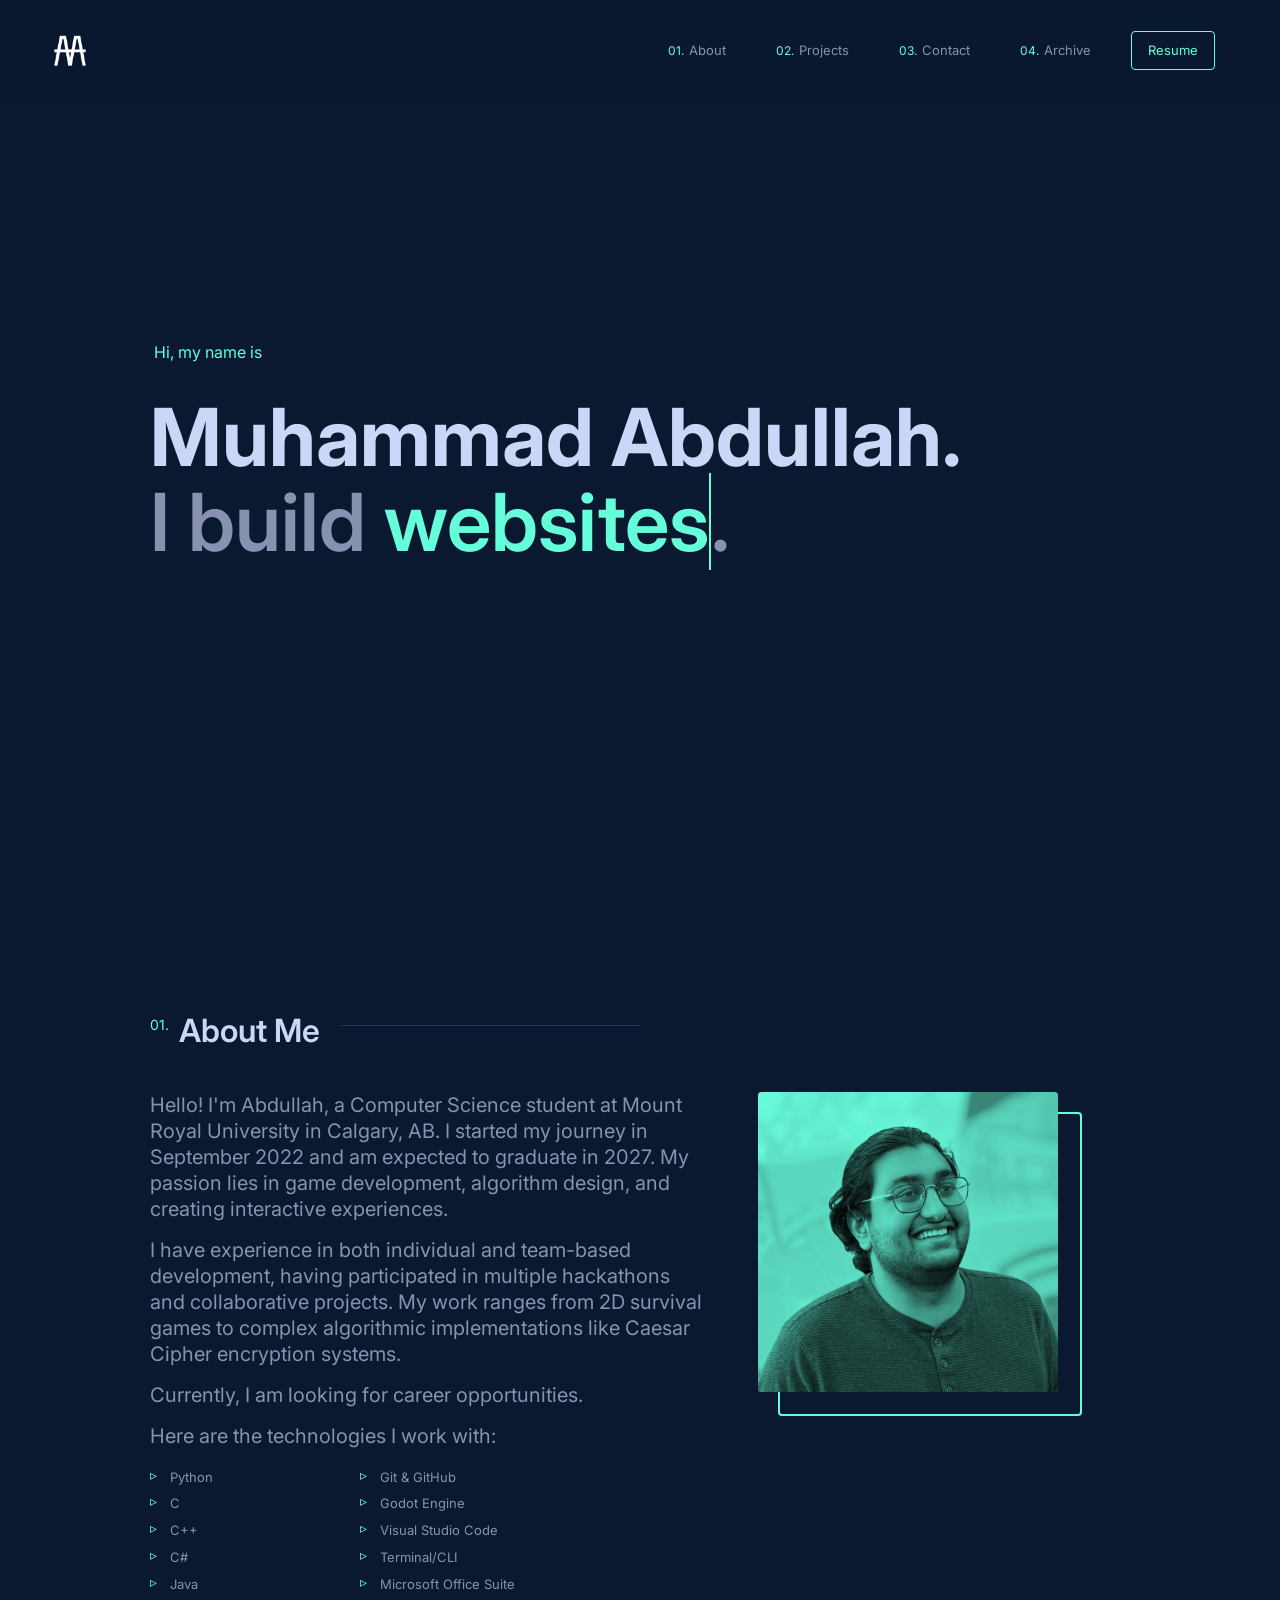
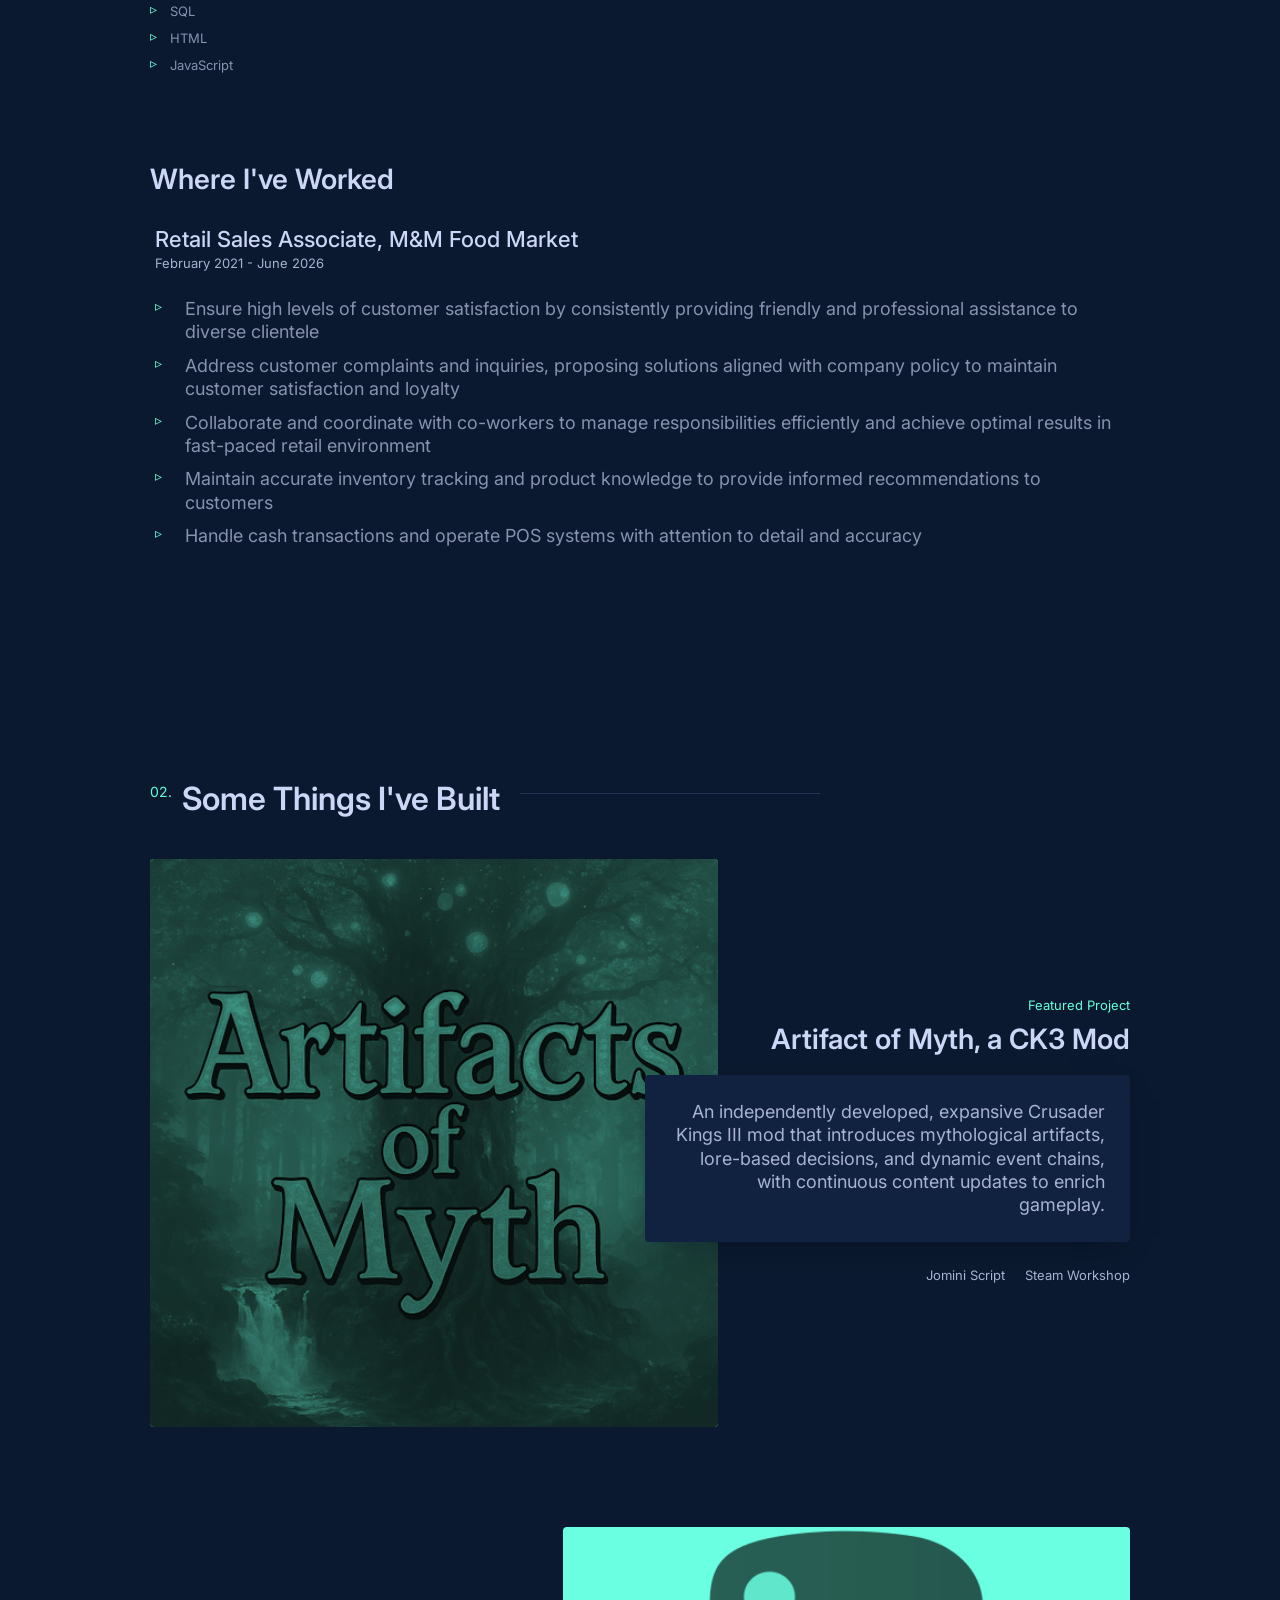
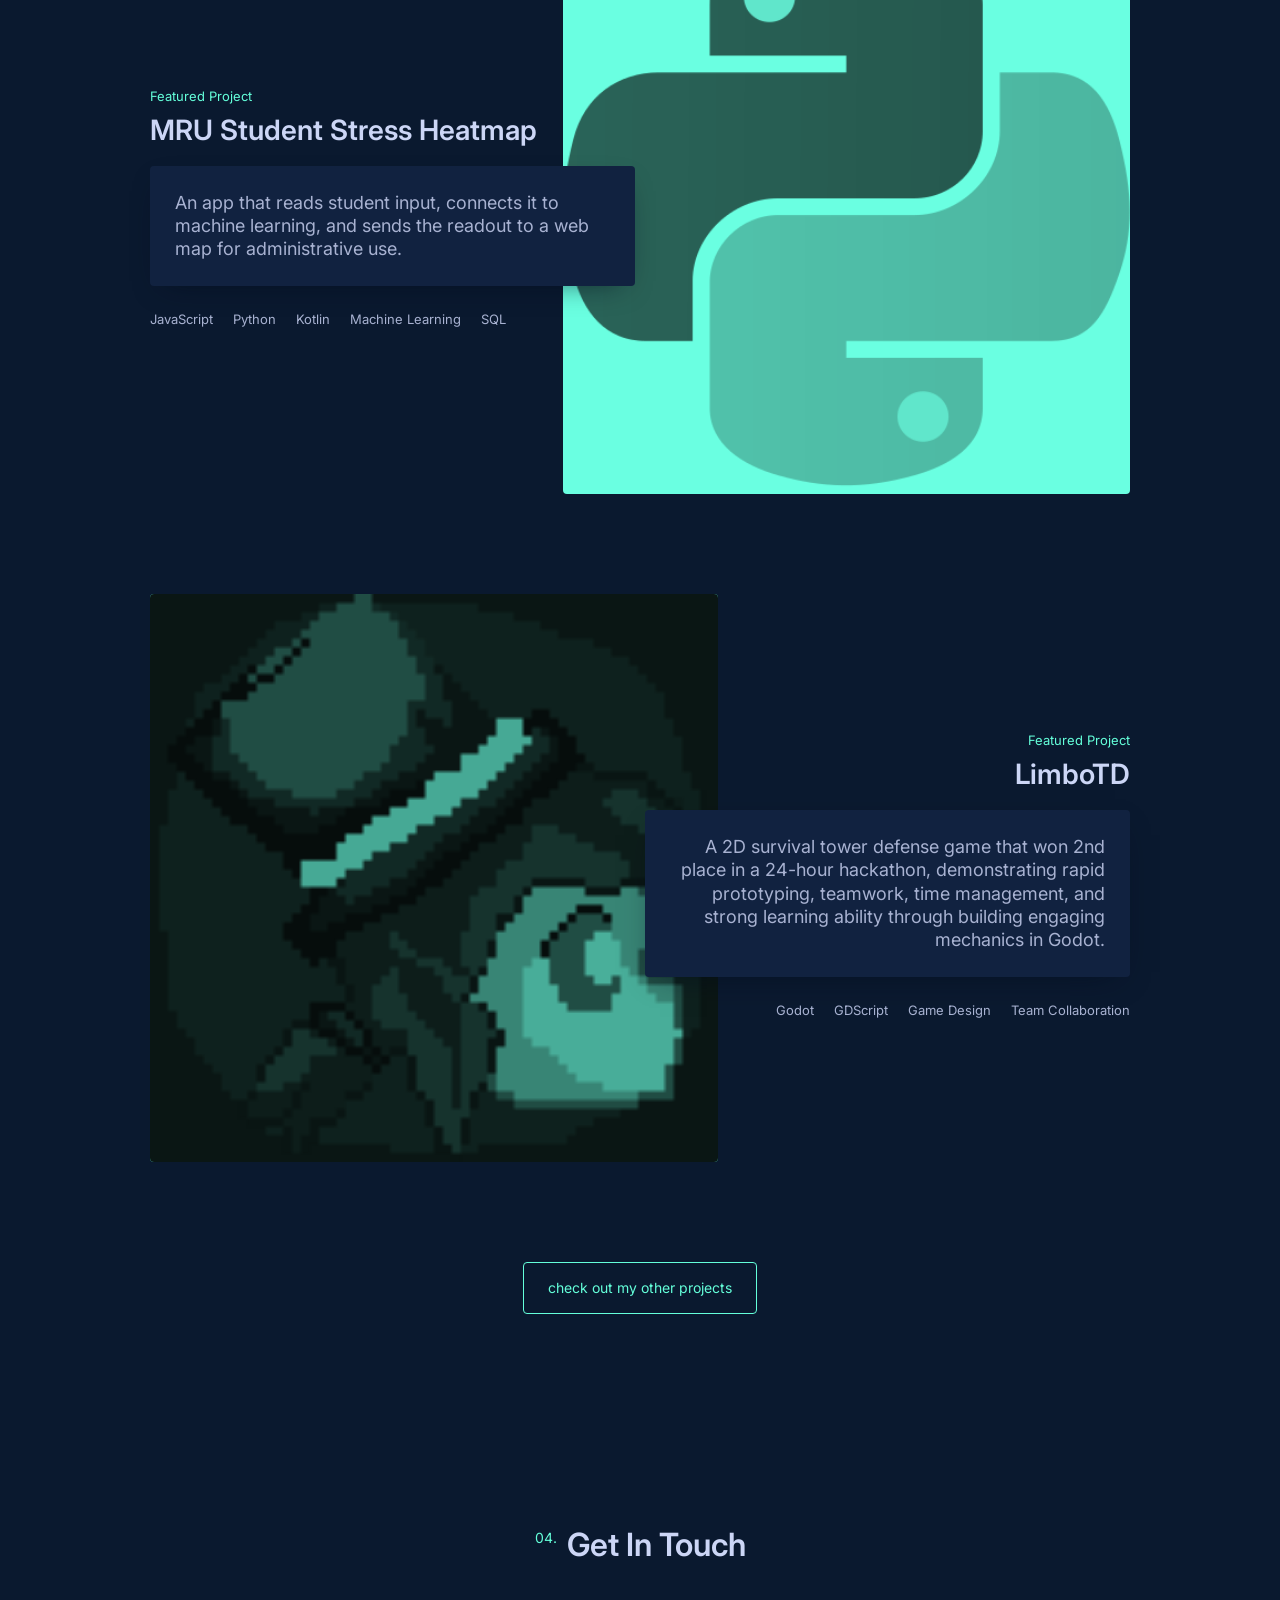
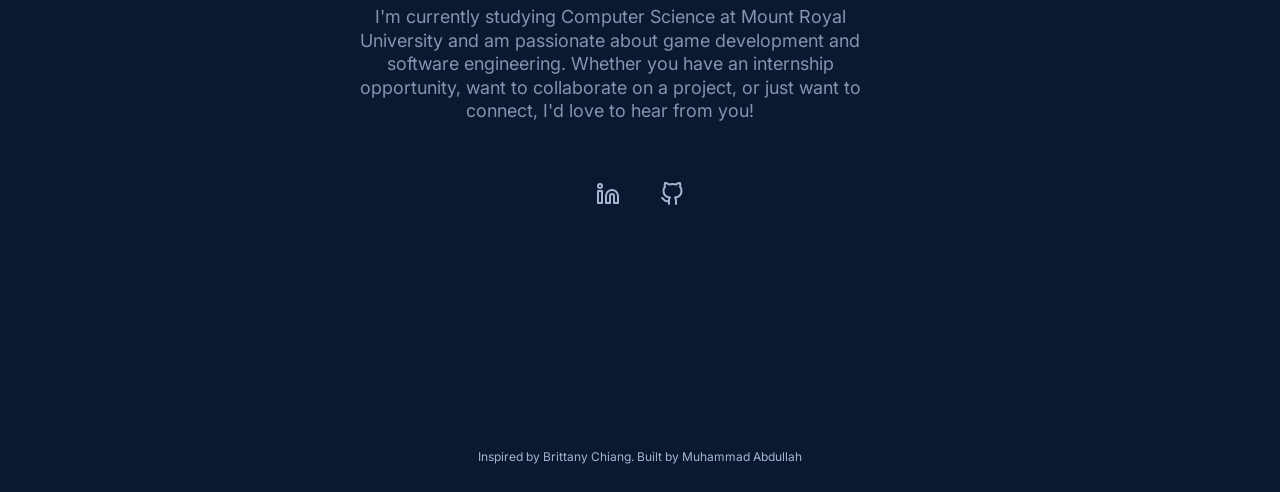
<file: index.html>
<!DOCTYPE html>
<html lang="en">
<head>
  <meta charset="utf-8">
  <meta name="viewport" content="width=device-width, initial-scale=1.0">
  <title>Muhammad Abdullah's Portfolio</title>
  <link href="style.css?v=20260623" rel="stylesheet" type="text/css" />
  <link href="https://fonts.googleapis.com/css2?family=Inter:wght@300;400;500;600;700;800&display=swap" rel="stylesheet">

  <link rel="icon" type="image/png" href="/assets/favicon/favicon-96x96.png" sizes="96x96" />
  <link rel="icon" type="image/svg+xml" href="/assets/favicon/favicon.svg" />
  <link rel="shortcut icon" href="/assets/favicon/favicon.ico" />
  <link rel="apple-touch-icon" sizes="180x180" href="/assets/favicon/apple-touch-icon.png" />
  <meta name="apple-mobile-web-app-title" content="Abdullah's Portfolio" />
  <link rel="manifest" href="/assets/favicon/site.webmanifest" />
</head>

<body>
  <!-- Fixed Navigation -->
  <nav class="navbar">
    <div class="nav-logo">
      <a href="/">
        <img src="/assets/logo.png" alt="MA Logo" class="logo-image" width="512" height="512" />
      </a>
    </div>
    <div class="nav-menu">
      <a href="/#about" data-number="01.">About</a>
      <a href="/#projects" data-number="02.">Projects</a>
      <a href="/#contact" data-number="03.">Contact</a>
      <a href="archive.html" data-number="04.">Archive</a>
      <a href="/assets/resume.pdf" target="_blank" class="resume-link">Resume</a>
    </div>
    <div class="nav-toggle">
      <span></span>
      <span></span>
      <span></span>
    </div>
  </nav>
  
  <main>
    <!-- Hero Section -->
    <section id="home" class="hero">
      <div class="hero-content">
        <p class="hero-greeting">Hi, my name is</p>
        <h1 class="hero-name u-title-xl">Muhammad Abdullah.</h1>
        <h2 class="hero-title">I build <span class="typewriter">websites</span>.</h2>
      </div>
    </section>

    <!-- About Section -->
    <section id="about" class="about">
      <div class="container">
        <div class="section-header">
          <span class="section-number">01.</span>
          <h2 class="section-title">About Me</h2>
        </div>
        
        <div class="about-content">
          <div class="about-text">
            <p>
              Hello! I'm Abdullah, a Computer Science student at Mount Royal University in Calgary, AB. 
              I started my journey in September 2022 and am expected to graduate in 2027. My passion lies 
              in game development, algorithm design, and creating interactive experiences.
            </p>
            <p>
              I have experience in both individual and team-based development, having participated in 
              multiple hackathons and collaborative projects. My work ranges from 2D survival games 
              to complex algorithmic implementations like Caesar Cipher encryption systems.
            </p>
            <p>
              Currently, I am looking for career opportunities.
            </p>
            <p>Here are the technologies I work with:</p>
            <div class="tech-list">
              <div class="tech-column">
                <ul>
                  <li>Python</li>
                  <li>C</li>
                  <li>C++</li>
                  <li>C#</li>
                  <li>Java</li>
                  <li>SQL</li>
                  <li>HTML</li>
                  <li>JavaScript</li>
                </ul>
              </div>
              <div class="tech-column">
                <ul>
                  <li>Git & GitHub</li>
                  <li>Godot Engine</li>
                  <li>Visual Studio Code</li>
                  <li>Terminal/CLI</li>
                  <li>Microsoft Office Suite</li>
                </ul>
              </div>
            </div>
          </div>
          
          <div class="about-image">
            <div class="image-wrapper">
              <img src="/assets/profile_pic.jpg" alt="Muhammad Abdullah" width="1503" height="1503" />
            </div>
          </div>
        </div>
      </div>
      
    <!-- Experience Section -->
      <div class="experience-container">
        <h3 class="experience-title">Where I've Worked</h3> 
          <div class="tab-panel active" id="mm">
            <h3>Retail Sales Associate, M&M Food Market</h3>
            <p class="job-range">February 2021 - June 2026</p>
            <ul>
              <li>Ensure high levels of customer satisfaction by consistently providing friendly and professional assistance to diverse clientele</li>
              <li>Address customer complaints and inquiries, proposing solutions aligned with company policy to maintain customer satisfaction and loyalty</li>
              <li>Collaborate and coordinate with co-workers to manage responsibilities efficiently and achieve optimal results in fast-paced retail environment</li>
              <li>Maintain accurate inventory tracking and product knowledge to provide informed recommendations to customers</li>
              <li>Handle cash transactions and operate POS systems with attention to detail and accuracy</li>
            </ul>
          </div>
      </div>
    </section>

    <!-- Projects Section -->
    <section id="projects" class="projects">
      <div class="container">
        <div class="section-header">
          <span class="section-number">02.</span>
          <h2 class="section-title">Some Things I've Built</h2>
        </div>
        
        <div class="projects-grid" id="featured-projects"></div>

        <div class="projects-archive-cta">
          <a href="archive.html" class="projects-archive-button">check out my other projects</a>
        </div>
      </div>
    </section>

    <!-- Contact Section -->
    <section id="contact" class="contact">
      <div class="container">
        <div class="section-header">
          <span class="section-number">04.</span>
          <h2 class="section-title">Get In Touch</h2>
        </div>
        
        <div class="contact-content">
          <p>
            I'm currently studying Computer Science at Mount Royal University and am passionate about 
            game development and software engineering. Whether you have an internship opportunity, 
            want to collaborate on a project, or just want to connect, I'd love to hear from you!
          </p>
          <div class="contact-social">
            <a href="https://linkedin.com/in/mabdullah2003" target="_blank" aria-label="LinkedIn">
              <svg xmlns="http://www.w3.org/2000/svg" role="img" viewBox="0 0 24 24" fill="none" stroke="currentColor" stroke-width="2" stroke-linecap="round" stroke-linejoin="round">
                <path d="M16 8a6 6 0 0 1 6 6v7h-4v-7a2 2 0 0 0-2-2 2 2 0 0 0-2 2v7h-4v-7a6 6 0 0 1 6-6z"></path>
                <rect width="4" height="12" x="2" y="9"></rect>
                <circle cx="4" cy="4" r="2"></circle>
              </svg>
            </a>
            <a href="https://github.com/Atron1792" target="_blank" aria-label="GitHub">
              <svg xmlns="http://www.w3.org/2000/svg" role="img" viewBox="0 0 24 24" fill="none" stroke="currentColor" stroke-width="2" stroke-linecap="round" stroke-linejoin="round">
                <path d="M9 19c-5 1.5-5-2.5-7-3m14 6v-3.87a3.37 3.37 0 0 0-.94-2.61c3.14-.35 6.44-1.54 6.44-7A5.44 5.44 0 0 0 20 4.77 5.07 5.07 0 0 0 19.91 1S18.73.65 16 2.48a13.38 13.38 0 0 0-7 0C6.27.65 5.09 1 5.09 1A5.07 5.07 0 0 0 5 4.77a5.44 5.44 0 0 0-1.5 3.78c0 5.42 3.3 6.61 6.44 7A3.37 3.37 0 0 0 9 18.13V22"></path>
              </svg>
            </a>
          </div>
        </div>
      </div>
    </section>
  </main>

  <footer class="footer">
    <div class="footer-content">
      <p>Inspired by Brittany Chiang. Built by Muhammad Abdullah</p>
    </div>
  </footer>

  <script src="/script.js?v=20260624-projects-fix" defer></script>
</body>
</html>
</file>
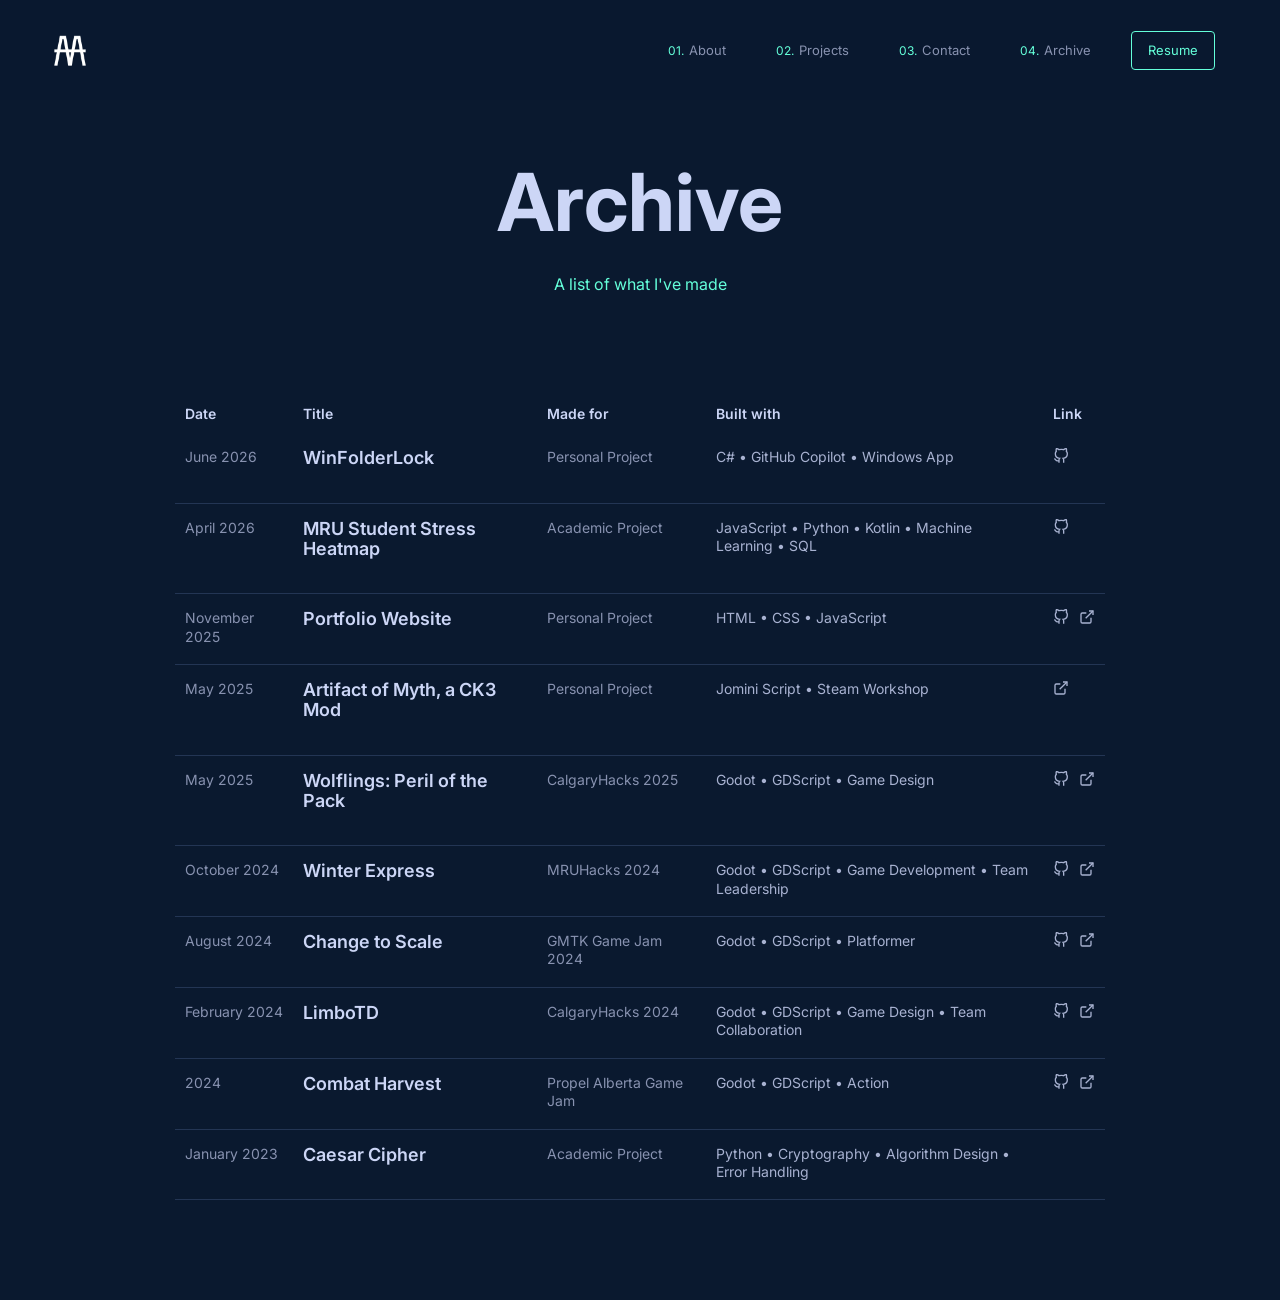
<file: archive.html>
<!DOCTYPE html>
<html lang="en">
<head>
  <meta charset="utf-8">
  <meta name="viewport" content="width=device-width, initial-scale=1.0">
  <title>Archive - Muhammad Abdullah</title>
  <link href="/style.css?v=20260624-projects-fix" rel="stylesheet" type="text/css" />
  <link href="https://fonts.googleapis.com/css2?family=Inter:wght@300;400;500;600;700;800&display=swap" rel="stylesheet">
</head>

<body class="archive-page">
  <!-- Fixed Navigation -->
  <nav class="navbar">
    <div class="nav-logo">
      <a href="/">
        <img src="/assets/logo.png" alt="MA Logo" class="logo-image" width="512" height="512" />
      </a>
    </div>
    <div class="nav-menu">
      <a href="/#about" data-number="01.">About</a>
      <a href="/#projects" data-number="02.">Projects</a>
      <a href="/#contact" data-number="03.">Contact</a>
      <a href="archive.html" data-number="04.">Archive</a>
      <a href="/assets/resume.pdf" target="_blank" class="resume-link">Resume</a>
    </div>
    <div class="nav-toggle">
      <span></span>
      <span></span>
      <span></span>
    </div>
  </nav>
  
  <main>
    <div class="archive-container">
      <header class="archive-header">
        <h1 class="archive-title u-title-xl">Archive</h1>
        <p class="archive-subtitle">A list of what I've made</p>
      </header>
      
      <table class="archive-table">
        <thead>
          <tr>
            <th>Date</th>
            <th>Title</th>
            <th>Made for</th>
            <th>Built with</th>
            <th>Link</th>
          </tr>
        </thead>
        <tbody id="archive-projects">
        </tbody>
      </table>
    </div>
  </main>
  
  <script src="/script.js?v=20260624-projects-fix" defer></script>
</body>
</html>
</file>
<file: style.css>
/* Custom Properties */
:root {
  --navy: #0a192f;
  --light-navy: #112240;
  --lightest-navy: #233554;
  --navy-shadow: rgba(2, 12, 27, 0.7);
  --dark-slate: #495670;
  --slate: #8892b0;
  --light-slate: #a8b2d1;
  --lightest-slate: #ccd6f6;
  --white: #e6f1ff;
  --green: #64ffda;
  --green-tint: rgba(100, 255, 218, 0.1);

  --font-sans: 'Inter', system-ui, sans-serif;
  --font-mono: 'Inter', system-ui, sans-serif;

  --fz-xxs: 12px;
  --fz-xs: 13px;
  --fz-sm: 14px;
  --fz-md: 16px;
  --fz-lg: 18px;
  --fz-xl: 20px;
  --fz-xxl: 22px;
  --fz-heading: 32px;

  --border-radius: 4px;
  --nav-height: 100px;
  --nav-scroll-height: 70px;

  --transition: all 0.25s cubic-bezier(0.645, 0.045, 0.355, 1);
}

/* Reset and Base Styles */
* {
  margin: 0;
  padding: 0;
  box-sizing: border-box;
}

html {
  box-sizing: border-box;
  width: 100%;
  scroll-behavior: smooth;
}

body {
  margin: 0;
  width: 100%;
  min-height: 100%;
  overflow-x: hidden;
  -moz-osx-font-smoothing: grayscale;
  -webkit-font-smoothing: antialiased;
  background-color: var(--navy);
  color: var(--slate);
  font-family: var(--font-sans);
  font-size: var(--fz-xl);
  line-height: 1.3;
}

/* Utilities */
.u-title-xl {
  font-size: clamp(40px, 8vw, 80px);
  color: var(--lightest-slate);
}

.u-mono {
  font-family: var(--font-mono);
}

.u-meta-sm {
  font-size: var(--fz-xs);
}

.u-meta-xs {
  font-size: var(--fz-xxs);
}

.u-icon-links {
  display: flex;
  gap: 10px;
  align-items: center;
}

.u-icon-links a {
  color: var(--light-slate);
  transition: var(--transition);
}

.u-icon-links a:hover {
  color: var(--green);
}

.u-icon-links svg {
  width: 16px;
  height: 16px;
}

::selection {
  background-color: var(--lightest-navy);
  color: var(--lightest-slate);
}

/* Scrollbar */
html {
  scrollbar-width: thin;
  scrollbar-color: var(--dark-slate) var(--navy);
}

::-webkit-scrollbar {
  width: 12px;
}

::-webkit-scrollbar-track {
  background: var(--navy);
}

::-webkit-scrollbar-thumb {
  background-color: var(--dark-slate);
  border: 3px solid var(--navy);
  border-radius: 10px;
}

/* Navigation */
.navbar {
  display: flex;
  justify-content: space-between;
  align-items: center;
  position: fixed;
  top: 0;
  z-index: 11;
  padding: 0px 50px;
  width: 100%;
  height: var(--nav-height);
  background-color: rgba(10, 25, 47, 0.85);
  backdrop-filter: blur(10px);
  transition: var(--transition);
  filter: none !important;
  pointer-events: auto !important;
  user-select: auto !important;
}

.navbar.scrolled {
  height: var(--nav-scroll-height);
  transform: translateY(0px);
  background-color: rgba(10, 25, 47, 0.85);
  box-shadow: 0 10px 30px -10px var(--navy-shadow);
}

.nav-logo {
  display: flex;
  justify-content: center;
  align-items: center;
}

.nav-logo a {
  color: var(--green);
  font-family: var(--font-mono);
  text-decoration: none;
  font-size: var(--fz-lg);
  font-weight: 400;
  display: flex;
  align-items: center;
}

.logo-image {
  height: 40px;
  width: auto;
  filter: brightness(0) invert(1);
  transition: var(--transition);
}

.logo-image:hover {
  filter: brightness(0) invert(1) sepia(1) saturate(5) hue-rotate(135deg);
}

.nav-menu {
  display: flex;
  justify-content: space-between;
  align-items: center;
  padding: 0;
  margin: 0;
  list-style: none;
}

.nav-menu a {
  padding: 10px;
  text-decoration: none;
  color: inherit;
  font-family: var(--font-mono);
  font-size: var(--fz-xs);
  position: relative;
  counter-increment: item 1;
  margin-left: 15px;
  margin-right: 15px;
}

.nav-menu a[data-number]::before {
  content: '0' counter(item) '.';
  margin-right: 5px;
  color: var(--green);
  font-size: var(--fz-xxs);
  text-align: right;
}

.nav-menu a:hover,
.nav-menu a:focus {
  color: var(--green);
}

.resume-link {
  color: var(--green) !important;
  background-color: transparent;
  border: 1px solid var(--green);
  border-radius: var(--border-radius);
  padding: 0.75rem 1rem !important;
  font-size: var(--fz-xs);
  font-family: var(--font-mono);
  line-height: 1;
  text-decoration: none;
  cursor: pointer;
  transition: var(--transition);
  margin-left: 15px !important;
}

.resume-link:hover,
.resume-link:focus,
.resume-link:active {
  background-color: var(--green-tint);
  outline: none;
}

.nav-toggle {
  display: none;
  flex-direction: column;
  cursor: pointer;
  padding: 5px;
}

.nav-toggle span {
  width: 25px;
  height: 3px;
  background-color: var(--green);
  margin: 3px 0;
  transition: 0.3s;
  border-radius: 2px;
}

.nav-toggle.active span:nth-child(1) {
  transform: rotate(-45deg) translate(-5px, 6px);
}

.nav-toggle.active span:nth-child(2) {
  opacity: 0;
}

.nav-toggle.active span:nth-child(3) {
  transform: rotate(45deg) translate(-5px, -6px);
}

/* Main Content */
main {
  margin: 0 auto;
  width: 100%;
  max-width: 1600px;
  min-height: 100vh;
  padding: 0 150px;
}

/* Hero Section */
.hero {
  display: flex;
  justify-content: center;
  flex-direction: column;
  align-items: flex-start;
  min-height: 100vh;
  height: 100vh;
  padding: 0;
}

.hero-greeting {
  margin: 0 0 30px 4px;
  color: var(--green);
  font-family: var(--font-mono);
  font-size: clamp(var(--fz-sm), 5vw, var(--fz-md));
  font-weight: 400;
}

.hero-name {
  margin: 0;
  line-height: 1.1;
}

.hero-title {
  margin-top: 5px;
  color: var(--slate);
  line-height: 0.9;
  font-size: clamp(40px, 8vw, 80px);
  font-weight: 600;
}

.typewriter {
  color: var(--green);
  border-right: 2px solid var(--green);
  animation: blink 1s step-end infinite;
}

@keyframes blink {
  50% { border-right-color: transparent; }
}

/* Section Styles */
section {
  margin: 0 auto;
  padding: 100px 0;
  max-width: 1000px;
}

.section-header {
  display: flex;
  align-items: center;
  position: relative;
  margin: 10px 0 40px;
  width: 100%;
  font-size: clamp(26px, 5vw, var(--fz-heading));
  white-space: nowrap;
}

.section-number {
  position: relative;
  top: -0.45em;
  margin-right: 10px;
  color: var(--green);
  font-family: var(--font-mono);
  font-size: clamp(var(--fz-xs), 2vw, var(--fz-sm));
  line-height: 1;
  font-weight: 400;
}

.section-title {
  position: relative;
  color: var(--lightest-slate);
  font-size: clamp(26px, 5vw, var(--fz-heading));
  font-weight: 600;
  margin: 0;
}

.section-header::after {
  content: '';
  display: block;
  position: relative;
  top: -5px;
  width: 300px;
  height: 1px;
  margin-left: 20px;
  background-color: var(--lightest-navy);
}

/* About Section */
.about-content {
  display: grid;
  grid-template-columns: 3fr 2fr;
  gap: 50px;
}

.about-text {
  color: var(--slate);
}

.about-text p {
  margin: 0 0 15px;
}

.about-text a {
  color: var(--green);
  text-decoration: none;
  position: relative;
}

.about-text a:hover,
.about-text a:focus {
  color: var(--green);
}

.about-text a:hover::after {
  width: 100%;
}

.about-text a::after {
  content: '';
  display: block;
  width: 0;
  height: 1px;
  position: relative;
  bottom: 0.37em;
  background-color: var(--green);
  transition: var(--transition);
  opacity: 0.5;
}

.tech-list {
  display: grid;
  grid-template-columns: repeat(2, minmax(140px, 200px));
  gap: 0px 10px;
  padding: 0;
  margin: 20px 0 0 0;
  overflow: hidden;
  list-style: none;
}

.tech-column ul {
  list-style: none;
  padding: 0;
  margin: 0;
}

.tech-column li {
  position: relative;
  margin-bottom: 10px;
  padding-left: 20px;
  font-family: var(--font-mono);
  font-size: var(--fz-xs);
  color: var(--slate);
}

.tech-column li::before {
  content: '▹';
  position: absolute;
  left: 0;
  color: var(--green);
  font-size: var(--fz-sm);
  line-height: 12px;
}

.about-image {
  position: relative;
  max-width: 300px;
}

.image-wrapper {
  display: block;
  position: relative;
  width: 100%;
  border-radius: var(--border-radius);
  background-color: var(--green);
}

.image-wrapper::before,
.image-wrapper::after {
  content: '';
  display: block;
  position: absolute;
  width: 100%;
  height: 100%;
  border-radius: var(--border-radius);
  transition: var(--transition);
}

.image-wrapper::before {
  top: 0;
  left: 0;
  background-color: var(--navy);
  mix-blend-mode: screen;
}

.image-wrapper::after {
  border: 2px solid var(--green);
  top: 20px;
  left: 20px;
  z-index: -1;
}

.image-wrapper:hover::after {
  top: 15px;
  left: 15px;
}

.image-wrapper:hover::before {
  background: transparent;
}

.image-wrapper img {
  position: relative;
  border-radius: var(--border-radius);
  mix-blend-mode: multiply;
  filter: grayscale(100%) contrast(1);
  transition: var(--transition);
  width: 100%;
  height: auto;
  max-width: 100%;
  display: block;
}

.image-wrapper:hover img {
  filter: none;
  mix-blend-mode: normal;
}

/* Experience Section */
.experience-container {
  margin-top: 80px;
}

.experience-title {
  color: var(--lightest-slate);
  font-size: clamp(24px, 5vw, 28px);
  margin: 0 0 20px;
  font-weight: 600;
  line-height: 1.1;
}

.experience-content {
  max-width: 700px;
}

.experience-panels {
  position: relative;
  width: 100%;
  margin-left: 20px;
}

.tab-panel {
  width: 100%;
  height: auto;
  padding: 10px 5px;
  display: none;
}

.tab-panel.active {
  display: block;
}

.experience-content h3,
.tab-panel h3 {
  margin-bottom: 2px;
  font-size: var(--fz-xxl);
  font-weight: 500;
  line-height: 1.3;
  color: var(--lightest-slate);
}

.job-range {
  margin-bottom: 25px;
  color: var(--light-slate);
  font-family: var(--font-mono);
  font-size: var(--fz-xs);
}

.experience-content ul,
.tab-panel ul {
  padding: 0;
  margin: 0;
  list-style: none;
  font-size: var(--fz-lg);
}

.experience-content li,
.tab-panel li {
  position: relative;
  padding-left: 30px;
  margin-bottom: 10px;
  color: var(--slate);
  list-style: none;
}

.experience-content li::before,
.tab-panel li::before {
  content: '▹';
  position: absolute;
  left: 0;
  color: var(--green);
  font-size: var(--fz-sm);
  line-height: 18px;
}

/* Projects Section */
.projects-grid {
  list-style: none;
  padding: 0;
  margin: 0;
}

.project {
  position: relative;
  display: grid;
  gap: 10px;
  grid-template-columns: repeat(12, 1fr);
  align-items: center;
  margin-bottom: 100px;
}

.project:nth-of-type(odd) .project-content {
  grid-column: 7 / -1;
  text-align: right;
}

.project:nth-of-type(odd) .project-tech-list {
  justify-content: flex-end;
}

.project:nth-of-type(odd) .project-tech-list li {
  margin: 0 0 5px 20px;
}

.project:nth-of-type(odd) .project-image {
  grid-column: 1 / 8;
}

.project:nth-of-type(even) .project-content {
  grid-column: 1 / 7;
  grid-row: 1 / -1;
}

.project:nth-of-type(even) .project-image {
  grid-column: 6 / -1;
}

.project-content {
  position: relative;
  grid-column: 1 / 7;
  grid-row: 1 / -1;
}

.project-overline {
  margin: 10px 0;
  color: var(--green);
  font-family: var(--font-mono);
  font-size: var(--fz-xs);
  font-weight: 400;
}

.project-title {
  color: var(--lightest-slate);
  font-size: clamp(24px, 5vw, 28px);
  margin: 0 0 20px;
  font-weight: 600;
  line-height: 1.1;
}

.project-description {
  position: relative;
  z-index: 2;
  padding: 25px;
  border-radius: var(--border-radius);
  background-color: var(--light-navy);
  color: var(--light-slate);
  font-size: var(--fz-lg);
  box-shadow: 0 10px 30px -15px var(--navy-shadow);
  transition: var(--transition);
}

.project-description:hover {
  box-shadow: 0 20px 30px -15px var(--navy-shadow);
}

.project-tech-list {
  position: relative;
  z-index: 2;
  display: flex;
  flex-wrap: wrap;
  padding: 0;
  margin: 25px 0 10px;
  list-style: none;
}

.project-tech-list li {
  margin: 0 20px 5px 0;
  color: var(--light-slate);
  font-family: var(--font-mono);
  font-size: var(--fz-xs);
  white-space: nowrap;
}

.project-image {
  grid-column: 6 / -1;
  grid-row: 1 / -1;
  position: relative;
  z-index: 1;
}

.project-image a {
  width: 100%;
  height: 100%;
  background-color: var(--green);
  border-radius: var(--border-radius);
  display: block;
}

.project-image a::before {
  content: '';
  position: absolute;
  width: 100%;
  height: 100%;
  top: 0;
  left: 0;
  right: 0;
  bottom: 0;
  background-color: var(--navy);
  mix-blend-mode: screen;
  border-radius: var(--border-radius);
  transition: var(--transition);
}

.project-image a:hover::before {
  background: transparent;
}

.project-image img {
  border-radius: var(--border-radius);
  mix-blend-mode: multiply;
  filter: grayscale(100%) contrast(1) brightness(90%);
  transition: var(--transition);
  width: 100%;
  height: auto;
  max-width: 100%;
  vertical-align: middle;
}

.project-image a:hover img {
  filter: none;
  mix-blend-mode: normal;
}

.projects-archive-cta {
  display: flex;
  justify-content: center;
  margin-top: 40px;
}

.projects-archive-button {
  display: inline-flex;
  align-items: center;
  justify-content: center;
  padding: 1rem 1.5rem;
  border: 1px solid var(--green);
  border-radius: var(--border-radius);
  color: var(--green);
  font-family: var(--font-mono);
  font-size: var(--fz-sm);
  text-decoration: none;
  transition: var(--transition);
}

.projects-archive-button:hover,
.projects-archive-button:focus {
  background-color: var(--green-tint);
  outline: none;
}

/* Archive Page */
.archive-container {
  max-width: 1000px;
  margin: 0 auto;
  padding: 150px 25px 100px;
}

.archive-header {
  text-align: center;
  margin-bottom: 100px;
}

.archive-title {
  margin: 0 0 20px;
}

.archive-subtitle {
  color: var(--green);
  font-family: var(--font-mono);
  font-size: var(--fz-md);
  font-weight: 400;
}

.archive-table {
  width: 100%;
  border-collapse: collapse;
}

.archive-table thead th {
  padding: 10px;
  text-align: left;
  color: var(--lightest-slate);
  font-size: var(--fz-sm);
  font-weight: 600;
}

.archive-table tbody tr {
  border-bottom: 1px solid var(--lightest-navy);
  transition: var(--transition);
}

.archive-table tbody tr:hover {
  background-color: var(--lightest-navy);
}

.archive-table tbody td {
  padding: 15px 10px;
  font-size: var(--fz-sm);
  vertical-align: top;
}

.archive-table .project-year {
  color: var(--green);
}

.archive-table .project-title {
  color: var(--lightest-slate);
  font-size: var(--fz-lg);
  font-weight: 600;
}

.archive-table .project-company {
  color: var(--light-slate);
  font-size: var(--fz-xs);
}

.archive-table .project-tech {
  color: var(--light-slate);
}

.archive-page .navbar,
.archive-page .navbar.scrolled {
  background-color: rgba(10, 25, 47, 0.98);
  -webkit-backdrop-filter: none;
  backdrop-filter: none;
}

/* Contact Section */
.contact {
  max-width: 600px;
  margin: 0 auto 100px;
  text-align: center;
}

.contact .section-header {
  justify-content: center;
}

.contact .section-header::after {
  display: none;
}

.contact-content p {
  color: var(--slate);
  margin: 0 0 50px;
  max-width: 540px;
  font-size: var(--fz-lg);
}

.contact-social {
  display: flex;
  justify-content: center;
  align-items: center;
  margin-top: 30px;
  gap: 20px;
}

.contact-social a {
  color: var(--light-slate);
  padding: 10px;
  transition: var(--transition);
}

.contact-social a:hover,
.contact-social a:focus {
  color: var(--green);
  transform: translateY(-3px);
}

.contact-social svg {
  width: 24px;
  height: 24px;
}

/* Footer */
.footer {
  display: flex;
  justify-content: center;
  align-items: center;
  flex-direction: column;
  height: auto;
  min-height: 70px;
  padding: 15px;
  text-align: center;
}

.footer-content p {
  color: var(--light-slate);
  font-family: var(--font-mono);
  font-size: var(--fz-xxs);
  line-height: 1;
}

.footer-content p a {
  color: var(--light-slate);
  text-decoration: none;
}

.footer-content p a:hover,
.footer-content p a:focus {
  color: var(--green);
}

/* Responsive Design */
@media (max-width: 1200px) {
  main {
    padding: 0 100px;
  }
  
  .about-content {
    grid-template-columns: 1fr;
    gap: 30px;
  }
  
  .about-image {
    margin: 0 auto;
    max-width: 250px;
  }
}

@media (max-width: 1080px) {
  main {
    padding: 0 75px;
  }
  
  .navbar {
    padding: 0 40px;
  }
  
  .project {
    margin-bottom: 70px;
  }
  
  .section-header::after {
    width: 200px;
  }
}

@media (max-width: 768px) {
  main {
    padding: 0 40px;
  }

  .archive-table thead {
    display: none;
  }

  .archive-table tbody tr {
    display: block;
    margin-bottom: 30px;
    padding: 20px;
    border: 1px solid var(--lightest-navy);
    border-radius: var(--border-radius);
  }

  .archive-table tbody td {
    display: block;
    padding: 5px 0;
    border: none;
  }

  .navbar {
    padding: 0 25px;
  }

  .nav-toggle {
    display: flex;
  }

  .nav-menu {
    position: fixed;
    right: -300px;
    top: 0;
    flex-direction: column;
    background-color: var(--light-navy);
    width: 300px;
    text-align: left;
    transition: right 0.3s ease;
    box-shadow: -10px 0 30px rgba(0, 0, 0, 0.3);
    padding: 100px 0 0 0;
    height: 100vh;
    overflow-y: auto;
    z-index: 10;
  }

  .nav-menu.active {
    right: 0;
  }

  .nav-menu a {
    padding: 15px 40px;
    display: block;
    margin: 0;
    font-size: var(--fz-md);
    color: var(--lightest-slate);
    border-bottom: 1px solid var(--lightest-navy);
    transition: var(--transition);
  }

  .nav-menu a:hover {
    background-color: var(--lightest-navy);
    color: var(--green);
  }

  .nav-menu a[data-number]::before {
    display: inline-block;
    margin: 0 8px 0 0;
    font-size: var(--fz-xs);
  }

  .resume-link {
    margin: 20px 40px 0 40px !important;
    padding: 12px 20px !important;
    display: inline-block !important;
    width: auto;
    border: 1px solid var(--green);
    background-color: transparent;
    text-align: center;
  }

  .hero {
    padding-top: var(--nav-height);
    min-height: 80vh;
  }
  
  .hero-name,
  .hero-title {
    font-size: clamp(35px, 8vw, 65px);
  }

  .about-content {
    display: block;
  }

  .about-image {
    margin: 40px auto 0;
    width: 60%;
    max-width: 200px;
  }
  
  .tech-list {
    grid-template-columns: 1fr 1fr;
    gap: 0px 20px;
  }

  .project {
    --project-card-padding-y: 2rem;
    --project-card-padding-x: 1.5rem;
    --project-card-margin-bottom: 50px;
    --project-description-size: var(--fz-md);
    --project-tech-item-margin: 0 20px 5px 0;
    --project-tech-item-size: var(--fz-xs);

    box-shadow: 0 10px 30px -15px var(--navy-shadow);
    transition: var(--transition);
    display: block;
    background-color: var(--light-navy);
    padding: var(--project-card-padding-y) var(--project-card-padding-x);
    border-radius: var(--border-radius);
    margin-bottom: var(--project-card-margin-bottom);
  }

  .project:hover {
    box-shadow: 0 20px 30px -15px var(--navy-shadow);
  }

  .project-content {
    padding: 0;
    height: 100%;
  }

  .project:nth-of-type(odd) .project-content,
  .project:nth-of-type(even) .project-content {
    grid-column: 1 / -1;
    text-align: left;
  }

  .project-image {
    display: none;
  }

  .project-description {
    padding: 0;
    background-color: transparent;
    box-shadow: none;
    font-size: var(--project-description-size);
  }

  .project-description:hover {
    box-shadow: none;
  }
  
  .section-header::after {
    width: 150px;
  }
  
  .contact {
    margin: 0 auto 80px;
  }
  
  .contact-content p {
    font-size: var(--fz-md);
  }
}

@media (max-width: 600px) {
  main {
    padding: 0 25px;
  }
  
  .navbar {
    padding: 0 20px;
  }

  .nav-menu {
    padding: 80px 0 0 0;
  }

  .nav-menu a {
    padding: 12px 30px;
    font-size: var(--fz-sm);
  }
  
  .hero-greeting {
    margin: 0 0 20px 2px;
  }
  
  section {
    padding: 80px 0;
  }
  
  .section-header {
    margin: 10px 0 30px;
  }
  
  .section-header::after {
    width: 100px;
  }
  
  .tech-list {
    grid-template-columns: 1fr;
    gap: 5px;
  }
  
  .project {
    --project-card-padding-y: 1.5rem;
    --project-card-padding-x: 1rem;
    --project-card-margin-bottom: 40px;
    --project-tech-item-margin: 0 15px 8px 0;
    --project-tech-item-size: var(--fz-xxs);
  }
  
  .project-tech-list {
    margin: 20px 0 10px;
  }
  
  .project-tech-list li {
    margin: var(--project-tech-item-margin);
    font-size: var(--project-tech-item-size);
  }
  
  .contact-social {
    gap: 15px;
  }
  
  .contact-social svg {
    width: 20px;
    height: 20px;
  }
}

@media (max-width: 480px) {
  .navbar {
    padding: 0 15px;
  }

  main {
    padding: 0 15px;
  }

  .hero-name,
  .hero-title {
    font-size: clamp(28px, 10vw, 50px);
  }
  
  section {
    padding: 60px 0;
  }
  
  .section-number {
    font-size: var(--fz-md);
  }
  
  .section-title {
    font-size: clamp(20px, 6vw, 26px);
  }
  
  .section-header::after {
    width: 80px;
    margin-left: 15px;
  }
  
  .about-text {
    font-size: var(--fz-sm);
  }
  
  .tech-column li {
    font-size: var(--fz-xxs);
    margin-bottom: 8px;
  }
  
  .project-title {
    font-size: clamp(18px, 5vw, 22px);
    margin: 0 0 15px;
  }
  
  .project {
    --project-description-size: var(--fz-sm);
  }
  
  .contact-content p {
    font-size: var(--fz-sm);
    margin: 0 0 40px;
  }
}

@media (max-width: 360px) {
  main {
    padding: 0 10px;
  }
  
  .navbar {
    padding: 0 10px;
  }
  
  .hero-name,
  .hero-title {
    font-size: clamp(24px, 12vw, 40px);
  }
  
  .section-header::after {
    display: none;
  }
  
  .project {
    --project-card-padding-y: 1rem;
    --project-card-padding-x: 0.75rem;
  }
}
</file>
